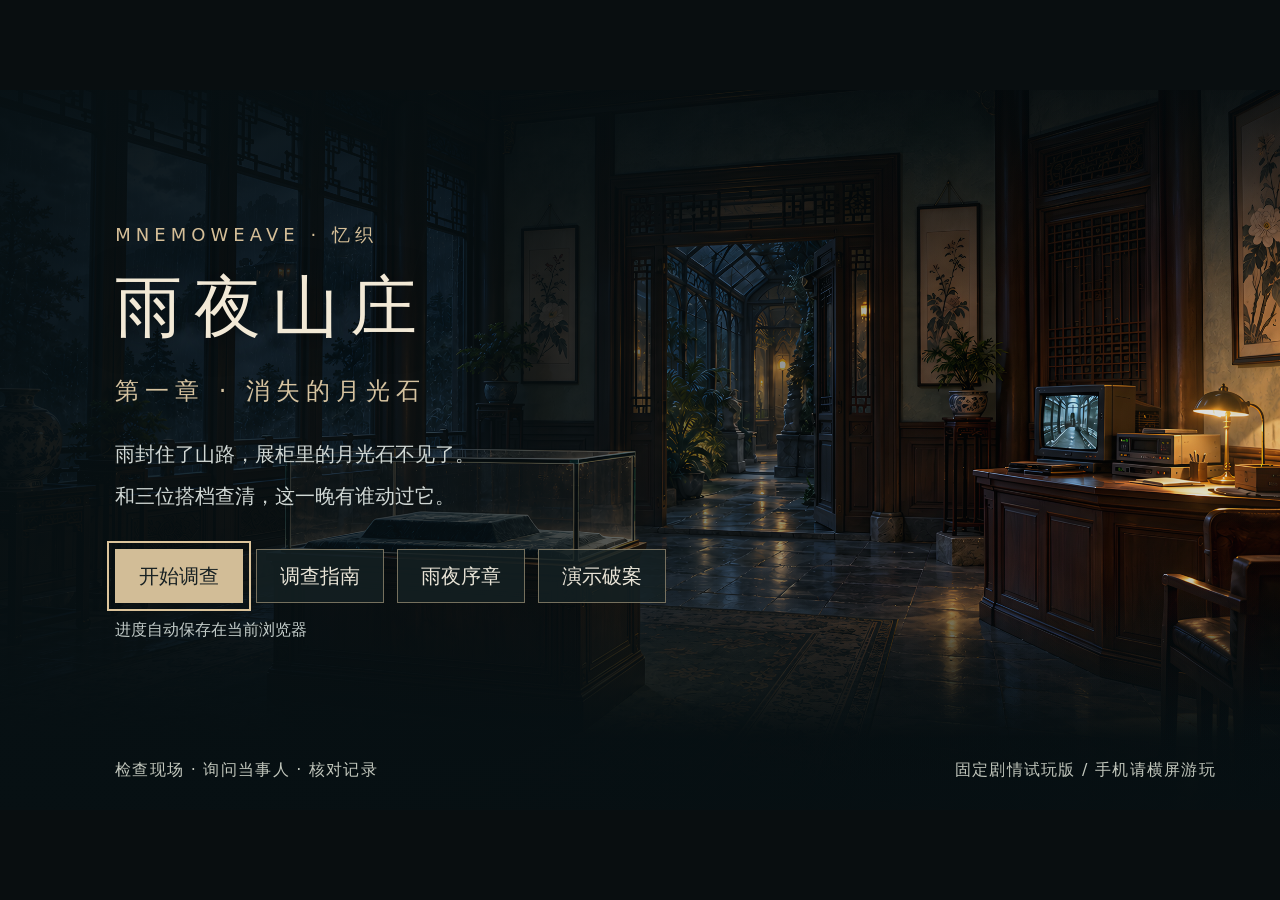
<file: index.html>
<!doctype html>
<html lang="zh-CN">
<head>
  <meta charset="UTF-8">
  <meta name="viewport" content="width=device-width,initial-scale=1,viewport-fit=cover">
  <title>忆织 · 雨夜山庄</title>
  <link rel="icon" type="image/svg+xml" href="./assets/emblem.svg">
  <link rel="stylesheet" href="./room-2d.css">
  <link rel="stylesheet" href="./dialogue.css">
  <link rel="stylesheet" href="./recap.css">
  <link rel="stylesheet" href="./mobile.css?v=0.5.3">
</head>
<body>
  <main id="game" aria-label="雨夜山庄二维调查">
    <div class="room-art" aria-hidden="true"><img src="./assets/scenes/hall-2d-v2.webp" alt=""><div class="window-rain"></div><div class="lamplight"></div></div>
    <div class="shade" aria-hidden="true"></div>
    <section id="title-screen" aria-labelledby="game-title">
      <div class="title-copy"><p class="title-kicker">MNEMOWEAVE · 忆织</p><h1 id="game-title">雨夜山庄</h1><p class="title-chapter">第一章 · 消失的月光石</p><p class="title-intro">雨封住了山路，展柜里的月光石不见了。<br>和三位搭档查清，这一晚有谁动过它。</p><div class="title-actions"><button id="enter-game" class="primary" data-command="enter">开始调查</button><button id="menu-restart" data-command="restart" hidden>重新开始</button><button data-command="guide">调查指南</button><button data-command="opening">雨夜序章</button><button data-command="toggleDemo" title="从材料齐备的小队讨论开始，听完后由你选择人选">演示破案</button></div><p id="resume-status" class="menu-note">进度自动保存在当前浏览器</p></div>
      <div class="title-bottom"><span>检查现场 · 询问当事人 · 核对记录</span><span>固定剧情试玩版 / 手机请横屏游玩</span></div>
    </section>
    <div id="play-ui" hidden>
    <header>
      <a class="wordmark" href="./" aria-label="返回首页">忆织<span>MNEMOWEAVE</span></a>
      <div class="chapter"><span class="small">第一章 / 月光石</span><h1>雨夜 · 展厅</h1><p>21:00 &nbsp; 山庄东翼 &nbsp; / &nbsp; 雨仍未停</p></div>
      <nav aria-label="调查工具"><button id="map">⌘ <span>山庄地点</span></button><button id="team">♧ <span>联系队员</span><b id="pending-count">0</b></button><button id="journal">▤ <span>调查手记</span><b id="count">0</b></button><button id="conclude">◇ <span>召集讨论</span></button></nav>
    </header>
    <section class="hotspots" aria-label="可调查的场景物件"></section>
    <footer>
      <button class="companion" id="talk"><span class="avatar-frame"><img src="./assets/portraits/ajing-painted-v9.webp" alt="阿镜"></span><span><small>同行搭档</small><strong>阿镜</strong><em id="partner-state">还没有交换发现</em></span><b>交谈 ↗</b></button>
      <div class="objective"><button class="small story-stage" id="story-stage" data-command="progress">案情进展 · 梳理下一步</button><p id="objective"></p><div class="steps"><span id="action-budget"></span><span>交流、传递与切换地点免费</span><span>留 1 次行动结案</span></div></div>
      <div class="edition"><span id="save-status">固定剧情 · 自动保存</span><small><button id="hints" aria-pressed="true">调查标记 开</button> · <button id="restart">重新开始</button></small><button id="demo-action" data-command="toggleDemo" title="演示小队讨论，可随时退出返回原进度">演示破案</button></div>
      <button class="mobile-tools" data-command="mobileTools">更多</button>
    </footer>
    </div>
    <div id="toast" role="status" aria-live="polite"></div>
    <dialog id="panel" aria-labelledby="panel-title"><button id="close" class="close" aria-label="关闭面板">×</button><div id="panel-body"></div></dialog>
    <noscript>请启用 JavaScript 后进行调查。</noscript>
  </main>
  <dialog id="orientation-gate" aria-labelledby="orientation-title" aria-describedby="orientation-message">
    <div class="orientation-card"><span class="rotate-device" aria-hidden="true">↻</span><p class="small">忆织 · 雨夜山庄</p><h2 id="orientation-title">横屏进入雨夜山庄</h2><p id="orientation-message" role="status"></p><button id="landscape-start">进入横屏</button><p class="orientation-note">横置后自动继续，调查进度与当前对话都会保留。</p></div>
  </dialog>
  <script type="module" src="./room-2d.mjs?v=0.5.4"></script>
</body>
</html>
</file>
<file: room-2d.css>
:root{--text-meta:clamp(16px,.9375cqw,20px);--text-small:clamp(18px,1.0417cqw,22px);--text-body:clamp(20px,1.1459cqw,24px);--text-heading:clamp(26px,1.5625cqw,34px);color-scheme:dark;font-family:"Microsoft YaHei UI","Microsoft YaHei","PingFang SC",system-ui,sans-serif;color:#e9e4d7;background:#090e10;font-synthesis:none}
.narrative-opening{display:grid;grid-template-columns:42% 58%;min-height:30cqw}.narrative-opening .opening-art{height:100%;min-height:30cqw;object-position:50% 50%}.narrative-opening .opening-copy{padding:2.6cqw}.narrative-opening .story-question{border-top:1px solid #bda77a66;padding-top:1cqw;color:#e7cd9d}.story-stage{padding:0 0 .25cqw;text-align:left;border-bottom:1px solid #c8aa7577}.player-question{border-left:2px solid #b99d6c;padding-left:1cqw}.copy .stage-direction{color:#aebdb8;font-size:var(--text-small)}
*{box-sizing:border-box}body{margin:0;min-height:100svh;display:grid;place-items:center}button,a{-webkit-tap-highlight-color:transparent}button{font:inherit;color:inherit;cursor:pointer}a{color:inherit;text-decoration:none}button{border:0;background:none}button:focus-visible,a:focus-visible{outline:2px solid #dcc49b;outline-offset:6px}button:disabled{cursor:default;opacity:.65}
#game{position:relative;width:min(100vw,177.7778svh);aspect-ratio:16/9;overflow:hidden;isolation:isolate;container-type:inline-size;background:#182122}
.room-art,.shade{position:absolute;inset:0;pointer-events:none}.room-art{transition:transform 1.3s ease;transform:scale(1.015)}.room-art img{width:100%;height:100%;object-fit:cover}.shade{background:linear-gradient(180deg,rgba(3,10,13,.78),transparent 29%,transparent 65%,rgba(5,12,15,.98) 90%)}
.window-rain{position:absolute;left:0;top:0;width:36%;height:52%;opacity:.14;background:repeating-linear-gradient(105deg,transparent 0 36px,#cde5ec66 37px,transparent 38px 69px);mask-image:linear-gradient(180deg,black,transparent);animation:rain 3s linear infinite}.lamplight{position:absolute;right:-3%;top:30%;width:22%;height:32%;background:radial-gradient(ellipse,#e0a44833,transparent 65%);mix-blend-mode:screen;animation:glow 8s ease-in-out infinite}
 #play-ui>header{position:absolute;left:3.8%;right:3.8%;top:4.5%;display:flex;align-items:flex-start;gap:3.2cqw}.wordmark{font-family:"SimSun",serif;font-size:clamp(32px,2.2cqw,48px);letter-spacing:.35em;line-height:1.1;padding-right:2.5cqw;border-right:1px solid #d6cfb742}.wordmark span{display:block;font: var(--text-meta)/1.5 sans-serif;letter-spacing:.26em;margin-top:.7cqw}.small{font-size:var(--text-meta);letter-spacing:.23em;color:#c1ad88}.chapter h1{font:clamp(32px,2.0cqw,48px)/1.35 "SimSun",serif;letter-spacing:.16em;margin:.65cqw 0}.chapter p{font-size:var(--text-meta);letter-spacing:.1em;color:#b9c4c7;margin:0}nav{margin-left:auto;display:flex;gap:1.2cqw;align-items:center}nav button{font-size:var(--text-body);padding:.65cqw 0;color:#ddd6c5}nav button span{font-size:var(--text-small);margin-left:.4cqw}nav b{font: var(--text-meta)/1 sans-serif;border:1px solid #9c8c6866;padding:.3cqw .45cqw;margin-left:.65cqw}
.hotspot{position:absolute;left:var(--x);top:var(--y);display:flex;align-items:center;gap:.9cqw;text-align:left;transform:translate(-1cqw,-1cqw);filter:drop-shadow(0 2px 8px #000)}.hotspot i{display:grid;place-items:center;font:var(--text-heading)/1 serif;width:2.2cqw;height:2.2cqw;border:1px solid #dfcaa392;border-radius:50%;background:#131e1db3;color:#ead7af;box-shadow:0 0 0 .35cqw #dec49212;transition:transform .3s,background .3s}.hotspot span{padding:.5cqw .7cqw;background:linear-gradient(90deg,#0a131be8,#0a131b60);font-size:var(--text-small);letter-spacing:.1em;border-left:1px solid #d8c39880;transition:opacity .25s}.hotspot small{display:block;font-size:var(--text-meta);color:#b4bfbf;letter-spacing:.05em;margin-top:.25cqw}.hotspot:hover i,.hotspot:focus-visible i{transform:scale(1.15);background:#594c32}.hotspot.done i{color:#b2c7bf;border-color:#9cb9ac}.hide-hints .hotspot:not(:hover):not(:focus-visible) span{opacity:0}.hide-hints .hotspot:not(:hover):not(:focus-visible) i{opacity:.35}
#play-ui>footer{position:absolute;bottom:4%;left:3.8%;right:3.8%;display:flex;align-items:center;gap:3.1cqw}.companion{display:flex;align-items:center;gap:1.05cqw;text-align:left;min-width:22cqw;border-top:1px solid #a5936c80;padding:1cqw 0 0}.companion img{width:4.5cqw;height:5.8cqw;object-fit:cover;object-position:50% 20%;border:1px solid #b4a68b66;filter:saturate(.75)}.companion small{display:block;color:#a7b2b4;font-size:var(--text-meta);letter-spacing:.2em}.companion strong{display:block;font:var(--text-heading)/1.8 "SimSun",serif;letter-spacing:.15em}.companion em{font-size:var(--text-meta);font-style:normal;color:#c5bcaa}.companion b{font-size:var(--text-meta);font-weight:400;margin-left:auto;align-self:end;margin-bottom:.3cqw;color:#d6bc8d}.objective{border-left:1px solid #a5936c44;padding-left:2.5cqw;flex:1}.objective p{font:var(--text-body)/1.8 "SimSun",serif;letter-spacing:.05em;margin:.4cqw 0 .8cqw}.steps{display:flex;flex-wrap:wrap;gap:.3cqw 1cqw;font-size:var(--text-meta);color:#bdc6c5}.steps .done{color:#d8bd87}.edition{text-align:right;font-size:var(--text-meta);line-height:2.1;color:#c2b69d}.edition small{display:block;font-size:var(--text-meta);color:#bdc6c5}.edition a{font-size:var(--text-meta);border-bottom:1px solid #9e8c6455;padding-bottom:.25cqw}
#toast{position:absolute;left:50%;top:20%;transform:translate(-50%,-10px);background:#132126f0;border:1px solid #bca98377;padding:.7cqw 1.4cqw;font-size:var(--text-small);opacity:0;transition:opacity .25s,transform .25s;pointer-events:none}#toast.visible{opacity:1;transform:translate(-50%,0)}
dialog{position:absolute;inset:0;margin:auto;background:#172123;color:#e8e3d6;border:1px solid #7f807063;padding:0;width:75cqw;max-width:90%;max-height:85%;box-shadow:0 2cqw 8cqw #0009;overflow:auto}dialog::backdrop{background:#04090b99;backdrop-filter:blur(4px)}dialog[open]{animation:enter .3s ease-out}.close{position:absolute;right:1cqw;top:.6cqw;font:clamp(32px,2.0cqw,48px)/1 sans-serif;color:#c7bfad;z-index:2;padding:.4cqw;background:#172123a8}.panel-layout{display:grid;grid-template-columns:45% 55%;min-height:30cqw}.detail-art{background-image:url('./assets/scenes/hall-2d-v2.webp');background-size:auto 170%;background-position:37% 79%;position:relative;min-height:30cqw}.detail-art.monitor{background-size:auto 210%;background-position:100% 50%}.detail-art::after{content:'现场特写';position:absolute;bottom:1.3cqw;left:1.5cqw;font-size:var(--text-meta);letter-spacing:.2em;color:#e7d8b9}.portrait-art{width:100%;height:100%;max-height:38cqw;object-fit:cover;object-position:50% 25%;mask-image:linear-gradient(90deg,black 80%,transparent)}.copy{padding:3.2cqw 3cqw;display:flex;flex-direction:column;justify-content:center}.copy h2,.journal h2{font:clamp(32px,2.0cqw,48px)/1.4 "SimSun",serif;letter-spacing:.13em;margin:.8cqw 0 1.4cqw}.copy p{font-size:var(--text-body);line-height:2.05;color:#c7cecb;margin:0 0 1.2cqw}.copy .muted{font-size:var(--text-small);color:#bcc9c8}.choices{display:flex;flex-wrap:wrap;gap:.65cqw;margin-top:1.3cqw}.choices button,.journal button{border:1px solid #b6a27b66;padding:.75cqw 1.15cqw;font-size:var(--text-small);transition:background .2s}.choices button:hover,.journal button:hover{background:#38413a}.choices .primary{background:#c7b18b;color:#172023;border-color:#c7b18b}.choices .primary:hover{background:#dfcba6}.record{padding:1cqw 1.2cqw;background:#101a1b;border-left:2px solid #b09e77;margin:.2cqw 0 .6cqw}.record small{font-size:var(--text-meta);color:#b9a781}.record p{font-size:var(--text-small);margin:.45cqw 0 0}.journal{padding:3cqw 4cqw;min-height:22cqw}.journal-grid{display:grid;grid-template-columns:1fr 1fr;gap:1.4cqw}.journal article{padding:1.6cqw;border:1px solid #a28f6544;background:#121d1f}.journal h3{font:var(--text-body) "Microsoft YaHei",sans-serif;margin:.6cqw 0 1cqw}.journal p{font-size:var(--text-small);line-height:2;color:#bcc6c6}.journal .source{font-size:var(--text-meta);color:#ae9e82}.empty{color:#a5b1b2;font-size:var(--text-small)}.journal-summary{margin-top:1.5cqw;border-top:1px solid #ad9d7f44;padding-top:1.4cqw}.dialogue{grid-template-columns:22% 78%;min-height:24cqw}.dialogue .portrait-art{height:19cqw;object-position:50% 20%;margin-top:3cqw}.dialogue .copy{padding-left:2cqw}
@keyframes enter{from{opacity:0;transform:translateY(15px)}to{opacity:1;transform:translateY(0)}}@keyframes rain{from{background-position:0 0}to{background-position:-69px 120px}}@keyframes glow{0%,100%{opacity:.65}50%{opacity:1}}
.location-grid{display:grid;grid-template-columns:repeat(5,minmax(0,1fr));gap:.8cqw;margin:1.8cqw 0}.journal .location-card{position:relative;padding:0;overflow:hidden;text-align:left;border:1px solid #67757070;background:#111a1c;min-height:19cqw;transition:transform .25s,border-color .25s}.location-card img{display:block;width:100%;height:12cqw;object-fit:cover;filter:saturate(.85);transition:filter .25s}.location-card span{display:block;padding:1.2cqw .8cqw}.location-card small{font-size:var(--text-meta);color:#c0cbc7;letter-spacing:.08em}.location-card strong{display:block;font:var(--text-heading)/1.8 "SimSun",serif;letter-spacing:.12em}.location-card em{font-size:var(--text-meta);font-style:normal;color:#b6b39e}.journal .location-card:hover{transform:translateY(-.3cqw);background:#1d292b;border-color:#cdb789}.location-card:hover img{filter:saturate(1)}.journal .location-card.current{border-color:#d3b985}.location-card.current strong{color:#e0c89e}
.team-grid{display:grid;grid-template-columns:repeat(3,minmax(0,1fr));gap:1.1cqw}.journal .team-card{padding:0;overflow:hidden;background:#111c1e;border:1px solid #7f8c6d66}.team-card>img{width:100%;height:13cqw;object-fit:cover;object-position:50% 0%}.team-card>div{padding:1cqw 1.2cqw}.team-card h3{font-size:var(--text-heading)}.team-card p{font-size:var(--text-meta)}
.evidence-share{display:flex;flex-wrap:wrap;gap:.4cqw}.evidence-share button{padding:.55cqw .7cqw;font-size:var(--text-meta)}.journal button.primary{background:#c7b18b;color:#172023;border-color:#c7b18b}.journal button.primary:hover{background:#dfcba6}.journal button:disabled{opacity:.65;cursor:not-allowed}.edition button{font:inherit;padding:0;color:inherit}.edition button:hover{color:#f0d39a}.steps .last-action{color:#ebbc80}.journal fieldset{margin:1.7cqw 0;border:1px solid #a28f6555;padding:1.3cqw}.journal legend{color:#c9b58f;font-size:var(--text-small);padding:0 .65cqw}.answer-grid{display:grid;grid-template-columns:repeat(3,1fr);gap:1cqw;margin-top:1.5cqw}.answer-grid label{font-size:var(--text-small);color:#ccc9b9}.answer-grid select{display:block;width:100%;margin-top:.7cqw;background:#0e181b;border:1px solid #a8956c88;color:#e0dfd3;padding:.85cqw;font:inherit;border-radius:0}.citation-grid{display:grid;grid-template-columns:1fr 1fr;gap:.8cqw}.citation{display:flex;align-items:center;gap:.65cqw;font-size:var(--text-small);color:#cad0c9;cursor:pointer;padding:.35cqw}.citation input{accent-color:#b8a178;width:22px;height:22px}.truth-timeline{list-style:none;padding:0;margin:1.5cqw 0;border-left:1px solid #b5a07b66}.truth-timeline li{display:flex;gap:1.1cqw;padding:.5cqw 1cqw;font-size:var(--text-small);line-height:1.7}.truth-timeline time{min-width:3.5cqw;color:#d1b98f}.ending-panel .result-line{color:#c1cdbd;font-size:var(--text-small)}.journal article+article{margin-top:0}.journal>article{padding:1cqw 0;border-bottom:1px solid #a28f6544}.portrait-art{align-self:start}.copy{padding-top:2.5cqw;padding-bottom:2.5cqw}.copy .record p{line-height:1.8}.copy .choices{margin-top:.8cqw}.room-art img{user-select:none}.journal .choices{margin-top:1.3cqw}
@media(prefers-reduced-motion:reduce){*,*::before,*::after{animation:none!important;transition:none!important}}
[hidden]{display:none!important}
.avatar-frame{display:block;width:4.5cqw;height:5.8cqw;overflow:hidden;flex:none;border:1px solid #b4a68b66}.companion .avatar-frame img{display:block;width:100%;height:100%;border:0}#talk .avatar-frame img{transform:scale(1.85);transform-origin:50% 16%}.report-avatar{display:block;width:4cqw;height:5cqw;overflow:hidden;flex:none;border:1px solid #a6936e66}.report-speaker .report-avatar img{display:block;width:100%;height:100%;border:0}.report-avatar.painted img{transform:scale(1.85);transform-origin:50% 16%}
.opening-panel{background:#142022}.opening-art{display:block;width:100%;height:26cqw;object-fit:cover;object-position:50% 0}.opening-copy{padding:1.5cqw 3cqw 2cqw}.opening-copy h2,.duo-copy h2{font:clamp(30px,1.8cqw,40px)/1.4 "SimSun",serif;letter-spacing:.1em;margin:.5cqw 0 1cqw}.opening-copy p,.duo-copy p{font-size:var(--text-body);line-height:1.85;color:#e0e4dc;margin:.6cqw 0}.opening-copy b,.duo-copy b{font-size:var(--text-small);color:#d8bc91;margin-right:.8cqw}.opening-copy .stage-direction,.duo-copy .stage-direction{font-size:var(--text-small);color:#bfcac4;line-height:1.8}.duo-panel{display:grid;grid-template-columns:23% 54% 23%;min-height:34cqw;background:radial-gradient(ellipse at 50% 30%,#31413d88,transparent 80%),#142022}.duo-person{margin:0;position:relative;min-width:0;align-self:stretch;overflow:hidden}.duo-person img{display:block;position:absolute;inset:0;width:100%;height:100%;object-fit:cover;object-position:50% 15%;mask-image:linear-gradient(0deg,transparent,black 30%)}.duo-person figcaption{position:absolute;bottom:1.5cqw;left:1.5cqw;font-size:var(--text-heading);text-shadow:0 2px 12px #000}.duo-person figcaption span{display:block;font-size:var(--text-meta);color:#d8c5a3;margin-top:.4cqw}.duo-copy{padding:2.3cqw 2cqw;align-self:center;min-width:0}.duo-copy .choices{gap:.6cqw}.duo-copy .choices button{padding:.65cqw .9cqw}.duo-person.captain{border-right:1px solid #bba57d44}.duo-person.wensheng{border-left:1px solid #bba57d44}.title-actions{flex-wrap:wrap}
.full-record{margin-top:.6cqw}.full-record summary{font-size:var(--text-small);color:#d4c09c;cursor:pointer;padding:.6cqw 0}.full-record summary:focus-visible{outline:2px solid #dcc49b;outline-offset:4px}.full-record[open] .report-records{margin-top:.6cqw}
#title-screen{position:absolute;inset:0;background:linear-gradient(90deg,#071013ed 0%,#071013b8 43%,#07101322 80%),linear-gradient(0deg,#071013d9,transparent 30%);display:flex;align-items:center}
.title-copy{margin-left:9%;max-width:60%;padding-bottom:3cqw}.title-kicker{font-size:var(--text-small);letter-spacing:.28em;color:#d6bf98}.title-copy h1{font:clamp(64px,5.2cqw,112px)/1.3 "SimSun",serif;letter-spacing:.17em;margin:1.3cqw 0;color:#f2e9d6;text-shadow:0 4px 32px #0009}.title-chapter{font-size:clamp(24px,1.6cqw,36px);letter-spacing:.25em;color:#d6c3a0}.title-intro{font-size:var(--text-body);line-height:2.1;color:#d1d8d5;margin:2cqw 0}.title-actions{display:flex;gap:1cqw;margin-top:2.5cqw}.title-actions button{padding:1cqw 1.8cqw;border:1px solid #b8a78899;background:#142124cc;font-size:var(--text-body)}.title-actions .primary{background:#d2bd97;color:#182123;border-color:#d2bd97}.title-actions button:hover{box-shadow:0 0 0 2px #d6bf9877}.menu-note{font-size:var(--text-meta);color:#c3ccc9;margin-top:1.3cqw}.title-bottom{position:absolute;bottom:4%;left:9%;right:5%;display:flex;justify-content:space-between;font-size:var(--text-meta);color:#c2c7bd;letter-spacing:.08em}
.report-panel{padding:2.2cqw 3cqw}.report-panel h2{margin:.5cqw 0 1.2cqw}.material-documents{display:grid;grid-template-columns:repeat(2,minmax(0,1fr));gap:1.4cqw;align-items:stretch}.material-documents.single{grid-template-columns:minmax(0,1fr);max-width:52cqw;margin-inline:auto}.material{margin:0;min-width:0;padding:1.2cqw 1.5cqw;border:1px solid #a9aa8b66}.material figcaption{font-size:var(--text-body);font-weight:600;display:flex;flex-wrap:wrap;justify-content:space-between;gap:.5cqw;border-bottom:1px solid currentColor;padding-bottom:.7cqw;margin-bottom:.8cqw}.material figcaption span{font-size:var(--text-meta);font-weight:400;align-self:center}.paper-material{color:#2a332e;background:repeating-linear-gradient(0deg,transparent 0,transparent 37px,#49564b16 38px,#49564b16 39px),#ded4b8;box-shadow:inset 0 0 28px #79664622}.document-time{font-size:clamp(32px,2.5cqw,52px);font-variant-numeric:tabular-nums;letter-spacing:.04em}.material dl{margin:.4cqw 0}.material dl>div{display:grid;grid-template-columns:minmax(8em,35%) 1fr;gap:.8cqw;padding:.35cqw 0;font-size:var(--text-small);line-height:1.65}.material dt{color:#485247}.material dd{margin:0;font-weight:600}.paper-note{display:block;font-size:var(--text-meta);color:#51594b;margin-top:.9cqw}.document-stamp{display:inline-block;color:#80463a;border:2px solid currentColor;padding:.3cqw .8cqw;margin:.7cqw 0;font-size:var(--text-body);letter-spacing:.15em;transform:rotate(-3deg)}.pending-stamp{color:#665733;transform:none;font-size:var(--text-small)}.paper-material blockquote{margin:1.2cqw 0;font-size:var(--text-body);line-height:1.8}.journal .document-caution{color:#414d42;font-size:var(--text-small)}.visual-material{background:#243737;color:#d3dfd7}.camera-frame{background:repeating-linear-gradient(0deg,#93b7a30b 0 2px,#15242644 3px 5px),#1a2c2d;border:1px solid #93ac9666;padding:.7cqw}.camera-clock{display:flex;justify-content:space-between;gap:1cqw;font-size:var(--text-small);font-variant-numeric:tabular-nums}.camera-clock span{font-size:var(--text-meta);color:#c3d0c8}.camera-frame svg,.recovery-frame svg{width:100%;height:10cqw;display:block}.camera-caption{display:flex;justify-content:space-between;gap:1cqw;font-size:var(--text-small);line-height:1.7}.journal .visual-note{font-size:var(--text-meta);line-height:1.7;color:#c2d1c9;margin:.6cqw 0 0}.recovery-frame{background:radial-gradient(ellipse,#54756c44,transparent 70%),#142628;padding:.7cqw}.recovery-frame svg{height:12cqw}.report-speaker{display:flex;align-items:flex-start;gap:1cqw;margin:1.3cqw 0}.report-speaker img{width:4cqw;height:5cqw;object-fit:cover;object-position:50% 20%;border:1px solid #a6936e66}.report-speaker p{font-size:var(--text-body);line-height:1.85;margin:.4cqw 0 0;color:#e0e4da}.report-records{display:grid;grid-template-columns:repeat(2,minmax(0,1fr));gap:1cqw}.report-records>.record:only-child{grid-column:1/-1}.report-panel .record p{font-size:var(--text-small);line-height:1.8;margin:.4cqw 0}.report-panel .choices{margin-top:1cqw}.source{line-height:1.8}.objective p{font-family:inherit}.journal p,.copy p{color:#d0d7d2}.hotspot small{color:#c9d2cf}.companion small,.companion em{color:#c9d2cf}.location-card strong{font-family:inherit}.team-card p{font-size:var(--text-small)}
</file>
<file: dialogue.css>
/* Visual-novel dialogue: scene, active character, one line, then choices. */
dialog:has(.vn-stage){width:92cqw;max-width:96%;max-height:90%;overflow:hidden;background:#0b1518}
.vn-stage{position:relative;height:min(46cqw,86svh);isolation:isolate;overflow:hidden;background-image:linear-gradient(90deg,#081317d9 0%,#08131766 52%,#08131744),var(--vn-background);background-size:cover;background-position:center}
.vn-heading{position:absolute;inset:1.5cqw 4cqw auto 2.6cqw;display:flex;justify-content:space-between;align-items:center;gap:2cqw;font-size:var(--text-meta);color:#e3d6bc;letter-spacing:.12em;z-index:3}
.vn-character{position:absolute;right:4cqw;top:2.4cqw;width:31cqw;height:37cqw;object-fit:cover;object-position:50% 0;mask-image:linear-gradient(0deg,transparent 0%,black 24%,black 96%,transparent),linear-gradient(90deg,transparent,black 12%,black 88%,transparent);mask-composite:intersect;filter:saturate(.85);animation:vn-arrive .24s ease-out;z-index:0}
.vn-character.listening{filter:saturate(.55) brightness(.66)}
.vn-character.captain{right:3cqw}
.vn-textbox{position:absolute;bottom:1.6cqw;left:2.6cqw;right:2.6cqw;padding:1.3cqw 2cqw 1cqw;background:linear-gradient(110deg,#102024fa,#13252af5);border:1px solid #bfa5788c;box-shadow:0 .6cqw 2.5cqw #0007;z-index:2}
.vn-name{display:flex;align-items:center;gap:1.3cqw;color:#f0d7aa;font:600 var(--text-heading)/1.5 'Microsoft YaHei',sans-serif;margin-bottom:.7cqw}
.vn-name small{font-size:var(--text-meta);font-weight:400;color:#bdcac9;border-left:1px solid #9c9879;padding-left:1cqw}
.vn-line{min-height:5.5cqw;cursor:pointer}.vn-line p{font-size:clamp(22px,1.35cqw,30px);line-height:1.9;letter-spacing:.035em;margin:0;color:#f0eee5;animation:vn-line-in .18s ease-out}
.vn-stage[data-kind=thought] .vn-line p{color:#e5cd9e}.vn-stage[data-speaker=narrator] .vn-line p{color:#bdcccc}
.vn-place{font:inherit;font-weight:600;color:#ffe1a1;border-bottom:2px solid #dbbd7c;padding:0 .1em;cursor:pointer;background:#c9a95c14}.vn-place:hover{background:#c9a95c33;color:#fff2cc}
.vn-line:focus{outline:none}
.vn-controls{position:static;display:flex;align-items:center;gap:1cqw;border-top:1px solid #a193703d;margin-top:.7cqw;padding-top:.7cqw}
.vn-controls span{flex:1;text-align:right;font-size:var(--text-meta);color:#acbebd}.vn-controls button{font-size:var(--text-small);padding:.35cqw .7cqw;border:1px solid #bfa57866}.vn-controls .primary{background:#cfb68a;color:#102024}
.vn-decisions{position:absolute;left:2.6cqw;top:5cqw;width:48cqw;max-width:55%;max-height:23cqw;overflow:auto;display:flex;flex-direction:column;gap:.55cqw;padding:.2cqw .7cqw .2cqw .2cqw;z-index:1;scrollbar-color:#81775e #142328}
.vn-decisions button{font-size:var(--text-small);line-height:1.6;text-align:left;padding:.55cqw 1.1cqw;border:1px solid #c0ac7c66;background:#102026ed}.vn-decisions button:hover{border-color:#ddc391;background:#263a3e}.vn-decisions .primary{border-color:#e4c386;background:#c9b285;color:#132126}.vn-decisions button:disabled{opacity:.5}
.vn-sr{position:absolute;width:1px;height:1px;padding:0;margin:-1px;overflow:hidden;clip-path:inset(50%);white-space:nowrap;border:0}
.council-evidence{position:absolute;left:2.8cqw;top:5cqw;width:43cqw;max-height:23cqw;overflow:auto;display:grid;gap:.7cqw;z-index:1;scrollbar-color:#bbaa80 #142328}
.council-evidence article{padding:1cqw 1.3cqw;background:#dbd2b9f2;color:#26312c;border:1px solid #d5bf8b;box-shadow:0 .3cqw 1cqw #0005}
.council-evidence h3{font-size:var(--text-heading);margin:.35cqw 0}.council-evidence p{font-size:var(--text-small);line-height:1.75;margin:.4cqw 0}
.council-evidence small,.council-evidence span{font-size:var(--text-meta);line-height:1.7;color:#45534a}
@keyframes vn-arrive{from{opacity:.6;transform:translateY(5px)}to{opacity:1;transform:translateY(0)}}
@keyframes vn-line-in{from{opacity:.55}to{opacity:1}}
@media(prefers-reduced-motion:reduce){.vn-character,.vn-line p{animation:none}}
</file>
<file: recap.css>
/* Illustrated ending: one scene and a readable page, advanced by the player. */
dialog:has(.story-recap){width:92cqw;max-width:96%;max-height:92%;overflow:hidden;background:#111e20}
.story-recap{height:min(47cqw,88svh);display:grid;grid-template-rows:auto minmax(0,1fr) auto;isolation:isolate}
.recap-heading{display:flex;gap:2cqw;justify-content:space-between;align-items:center;padding:1.2cqw 4cqw 1.2cqw 2cqw;border-bottom:1px solid #b8a17d4d;color:#d9c5a0;font-size:var(--text-meta);letter-spacing:.12em}
.recap-spread{display:grid;grid-template-columns:57% 43%;min-height:0}
.recap-art{position:relative;margin:0;min-height:0;overflow:hidden;background:#0b1518}
.recap-art img{display:block;width:100%;height:100%;object-fit:cover;animation:recap-reveal .5s ease-out}
.recap-art:after{content:'';position:absolute;inset:0;box-shadow:inset 0 0 4cqw #07101255;pointer-events:none}
.recap-art figcaption{position:absolute;bottom:1.2cqw;left:1.5cqw;padding:.35cqw .65cqw;background:#101c20d9;color:#dce2dd;font-size:var(--text-meta);z-index:1}
.recap-copy{padding:2.2cqw 2.6cqw;overflow:auto;scrollbar-color:#b6a17b #122124;align-self:center;max-height:100%;box-sizing:border-box}
.recap-time{font-size:var(--text-small);color:#d1b98f;letter-spacing:.06em}
.recap-copy h2{font:clamp(30px,2cqw,44px)/1.5 'SimSun',serif;color:#f3e8d4;letter-spacing:.1em;margin:.9cqw 0 1.5cqw}
.recap-copy p{font-size:clamp(21px,1.18cqw,27px);line-height:1.95;letter-spacing:.025em;color:#e0e3db;margin:0 0 1.1cqw}
.recap-footer{border-top:1px solid #b8a17d4d;padding:1cqw 1.8cqw;display:flex;justify-content:space-between;align-items:center;gap:1.3cqw;background:#0f1b1e}
.recap-links,.recap-navigation{display:flex;align-items:center;gap:.7cqw;flex-wrap:wrap}
.recap-footer button{padding:.6cqw .8cqw;border:1px solid #b8a17d66;font-size:var(--text-small);line-height:1.5}
.recap-footer button:hover{background:#2b3c3c}.recap-footer button.primary{background:#cfb68a;color:#172326;border-color:#cfb68a}.recap-footer button:disabled{opacity:.4;cursor:default}
.recap-navigation span{font-size:var(--text-meta);color:#c4ccc4;min-width:3.7em;text-align:center}
@keyframes recap-reveal{from{opacity:.5}to{opacity:1}}
@media(prefers-reduced-motion:reduce){.recap-art img{animation:none}}
</file>
<file: mobile.css>
/* Shared safe viewport geometry for scenes, dialogs and full-screen mode. */
:root {
  -webkit-text-size-adjust:100%; text-size-adjust:100%;
  --safe-top:env(safe-area-inset-top,0px); --safe-right:env(safe-area-inset-right,0px);
  --safe-bottom:env(safe-area-inset-bottom,0px); --safe-left:env(safe-area-inset-left,0px);
  --available-width:calc(100vw - var(--safe-left) - var(--safe-right));
  --available-height:calc(100dvh - var(--safe-top) - var(--safe-bottom));
}
body { min-height:100dvh; padding:var(--safe-top) var(--safe-right) var(--safe-bottom) var(--safe-left); }
#game { width:min(var(--available-width),calc(var(--available-height) * 16 / 9)); }
.mobile-tools,.compact-label { display:none; }
button { touch-action:manipulation; }
#orientation-gate {
  position:fixed; inset:0; width:100%; max-width:none; height:100dvh; max-height:none;
  padding:calc(var(--safe-top) + 24px) calc(var(--safe-right) + 24px) calc(var(--safe-bottom) + 24px) calc(var(--safe-left) + 24px);
  border:0; background:radial-gradient(ellipse at top,#304442,#0c171c 70%); animation:none; overflow:auto;
}
#orientation-gate[open] { display:grid; place-items:center; }
.orientation-card { max-width:28rem; text-align:center; line-height:1.8; }
.orientation-card h2 { font-size:26px; margin:12px 0; }
.orientation-card p { font-size:16px; }
.orientation-card .orientation-note { font-size:14px; color:#b4c2bd; }
.rotate-device { display:block; font:64px/1.2 system-ui,sans-serif; color:#d6bd8e; }
#landscape-start { min-height:48px; padding:10px 28px; margin:12px 0; background:#d2bd97; color:#182123; font-size:18px; }

@media (orientation:landscape) and (max-height:600px), (orientation:landscape) and (any-pointer:coarse) {
  :root { --text-meta:14px; --text-small:16px; --text-body:16px; --text-heading:20px; }
  /* Keep scene targets usable when browser bars leave very little height.
     The page can scroll instead of squeezing the scene below 280px. */
  #game { width:min(var(--available-width),max(497.7778px,calc(var(--available-height) * 16 / 9))); }
  #play-ui>header { left:12px; right:12px; top:8px; gap:12px; align-items:center; }
  .wordmark,.chapter>.small,.chapter>p { display:none; }
  .chapter { flex:0 0 auto; }
  .chapter h1 { font-size:20px; letter-spacing:.02em; margin:0; }
  #play-ui>header nav { gap:6px; flex-wrap:wrap; justify-content:flex-end; }
  #play-ui>header nav button { min-height:44px; padding:4px; font-size:0; background:#0d1a20cc; }
  #play-ui>header nav button span { font-size:14px; margin:0; }
  #play-ui>header nav b { font-size:14px; padding:1px 3px; margin-left:4px; }
  #play-ui>footer { left:12px; right:12px; bottom:6px; gap:12px; align-items:center; background:#0a151bd9; }
  .companion { min-width:104px; gap:8px; padding:0; border:0; }
  .companion .avatar-frame { width:34px; height:44px; }
  .companion img { width:34px; height:44px; }
  .companion small,.companion em,.companion b { display:none; }
  .companion strong { font-size:18px; line-height:1.5; }
  .objective { min-width:0; padding-left:12px; display:flex; align-items:center; gap:12px; }
  .objective>p,.steps>span:not(#action-budget),.edition { display:none; }
  .story-stage { min-height:44px; font-size:16px; line-height:1.5; letter-spacing:0; padding:3px 0; border:0; flex:none; }
  .story-stage .full-label { display:none; }
  .compact-label { display:inline; }
  .steps { font-size:14px; padding:0; }
  .mobile-tools { display:block; min-height:44px; padding:8px; font-size:16px; flex:none; }
  /* On touch screens the marker is the target; its full name, assignment and
     status are read in the detail panel, without overlapping scene labels. */
  .hotspot { width:44px; height:44px; min-height:44px; padding:0; display:grid; place-items:center; transform:translate(-50%,-50%); }
  .hotspot i { width:44px; height:44px; font-size:24px; background:#102025e8; }
  .hotspot span { display:none; }
  #toast { top:20%; max-width:90%; font-size:16px; padding:8px 12px; }
  #title-screen { overflow:auto; align-items:flex-start; }
  .title-copy { margin:0; padding:18px 28px 44px; max-width:100%; }
  .title-kicker { font-size:14px; margin:0 0 4px; }
  .title-copy h1 { font-size:38px; margin:4px 0; }
  .title-chapter { font-size:18px; margin:6px 0; }
  .title-intro { font-size:16px; line-height:1.6; margin:10px 0; }
  .title-actions { gap:8px; margin:12px 0; }
  .title-actions button { min-height:44px; padding:8px 12px; font-size:16px; }
  .menu-note { font-size:14px; margin:8px 0; }
  .title-bottom { display:none; }

  #panel {
    position:fixed; inset:var(--safe-top) var(--safe-right) var(--safe-bottom) var(--safe-left);
    width:calc(var(--available-width) - 16px); max-width:1100px;
    max-height:calc(var(--available-height) - 16px); margin:auto;
  }
  #panel .close { position:sticky; float:right; top:0; right:0; width:44px; height:44px; margin:0 0 -44px -44px; padding:0; font-size:32px; z-index:5; }
  .journal,.copy,.report-panel { padding:16px; }
  .journal>h2,.copy>h2 { font-size:24px; padding-right:32px; letter-spacing:.04em; }
  .journal>p,.copy>p { line-height:1.7; }
  .choices { gap:8px; margin-top:12px; }
  .choices button,.journal button { min-height:44px; padding:8px 12px; line-height:1.5; }
  .panel-layout { grid-template-columns:30% minmax(0,1fr); }
  .copy { min-width:0; }
  .panel-layout .portrait-art { max-height:none; height:100%; }
  .journal-grid,.team-grid { grid-template-columns:repeat(2,minmax(0,1fr)); gap:12px; }
  .journal-grid article,.team-card>div { padding:12px; }
  .location-grid { grid-template-columns:repeat(3,minmax(0,1fr)); gap:10px; }
  .journal .location-card { padding:0; }
  .location-card img { height:96px; }
  .location-card span { padding:8px; }
  .location-card strong { font-size:20px; }
  .material-documents,.report-records { grid-template-columns:minmax(0,1fr); gap:12px; }
  .material-documents.single { max-width:none; }
  .material { padding:12px; }
  .material dl>div { grid-template-columns:minmax(8em,35%) minmax(0,1fr); gap:8px; }
  .camera-frame svg,.recovery-frame svg { height:120px; }
  .document-time { font-size:28px; }
  .report-speaker p { line-height:1.7; }
  .answer-grid,.citation-grid { grid-template-columns:minmax(0,1fr); }

  #panel:has(.vn-stage),#panel:has(.story-recap) { overflow:hidden; }
  .vn-stage {
    height:calc(var(--available-height) - 18px); padding:10px 12px;
    display:grid; grid-template-columns:minmax(0,1fr) minmax(140px,30%);
    grid-template-rows:auto minmax(64px,1fr) auto; gap:8px;
  }
  .vn-heading { position:static; grid-column:1/-1; grid-row:1; padding-right:38px; font-size:14px; letter-spacing:0; min-width:0; }
  .vn-character,.vn-character.captain { right:3%; top:30px; width:32%; height:85%; }
  .vn-decisions,.council-evidence {
    position:relative; inset:auto; grid-row:2; grid-column:1; width:auto; max-width:none; max-height:none;
    min-height:0; padding:2px 8px 2px 2px; gap:8px; margin:0; overscroll-behavior:contain;
  }
  .vn-decisions button { min-height:44px; flex-shrink:0; padding:8px 12px; font-size:16px; }
  .council-evidence article { padding:10px 12px; }
  .council-evidence h3 { font-size:20px; }
  .council-evidence p { font-size:16px; line-height:1.6; }
  .vn-textbox {
    position:relative; inset:auto; grid-column:1/-1; grid-row:3; min-height:0;
    max-height:calc(var(--available-height) * .55); padding:8px 12px;
    display:grid; grid-template-rows:auto minmax(0,1fr) auto;
  }
  .vn-name { font-size:18px; line-height:1.4; margin:0 0 4px; gap:10px; }
  .vn-name small { font-size:14px; }
  .vn-line { min-height:0; overflow:auto; overscroll-behavior:contain; }
  .vn-line p { font-size:18px; line-height:1.65; letter-spacing:0; }
  .vn-controls { margin-top:6px; padding-top:6px; gap:8px; width:100%; }
  .vn-controls button { min-height:44px; padding:6px 10px; font-size:16px; }
  .vn-controls>span { display:none; }
  .vn-controls button:last-child { margin-left:auto; }
  .vn-place { min-height:0; }

  .story-recap { height:calc(var(--available-height) - 18px); }
  .recap-heading { padding:10px 52px 10px 12px; gap:12px; font-size:14px; letter-spacing:0; }
  .recap-spread { grid-template-columns:44% minmax(0,1fr); }
  .recap-copy { padding:12px 16px; align-self:stretch; }
  .recap-copy h2 { font-size:24px; margin:8px 0 12px; letter-spacing:0; }
  .recap-copy p { font-size:18px; line-height:1.7; margin-bottom:12px; }
  .recap-art figcaption { font-size:14px; }
  .recap-footer { padding:6px 10px; gap:8px; flex-wrap:wrap; }
  .recap-links,.recap-navigation { gap:6px; }
  .recap-footer button { min-height:44px; font-size:14px; padding:6px 8px; }
}

@media (orientation:landscape) and (max-height:260px) {
  .vn-stage { grid-template-columns:minmax(0,1fr) minmax(0,1fr); grid-template-rows:auto minmax(0,1fr); }
  .vn-textbox { grid-column:2; grid-row:2; max-height:none; height:100%; }
  .vn-character,.vn-character.captain { left:12px; right:auto; top:32px; width:44%; height:85%; }
  .vn-controls { flex-wrap:wrap; gap:4px; }
  .vn-controls button { padding-inline:6px; font-size:14px; }
}
</file>
